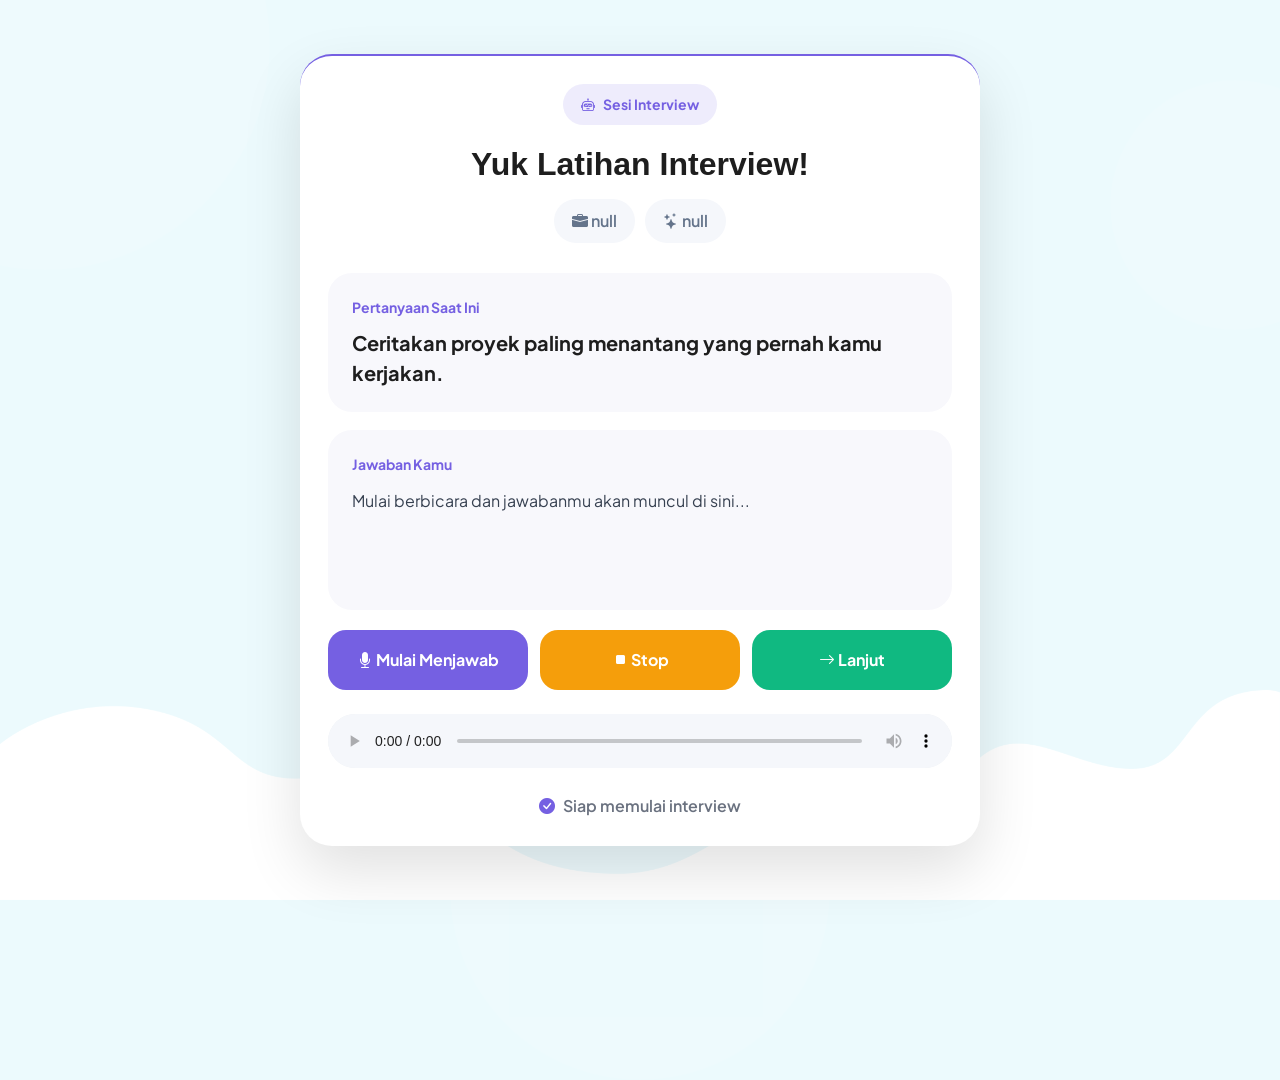
<file: quiz/quiz.html>
<!DOCTYPE html>
<html lang="id">

<head>
    <meta charset="UTF-8">
    <meta name="viewport" content="width=device-width, initial-scale=1.0">
    <title>AI Interview Session</title>

    <link href="https://cdn.jsdelivr.net/npm/bootstrap@5.3.8/dist/css/bootstrap.min.css" rel="stylesheet">

    <link rel="stylesheet" href="https://cdn.jsdelivr.net/npm/bootstrap-icons@1.11.3/font/bootstrap-icons.min.css">

    <link href="https://fonts.googleapis.com/css2?family=Plus+Jakarta+Sans:wght@400;500;600;700;800&display=swap"
        rel="stylesheet">
    <!-- Favicon -->
    <link rel="shortcut icon" href="img/logo-mentora.svg" type="image/x-icon" />

    <link rel="stylesheet" href="../css/quiz.css">
</head>

<body>

    <div class="bg-shape shape-1"></div>
    <div class="bg-shape shape-2"></div>
    <div class="bg-shape shape-3"></div>

    <div class="wrapper">

        <div class="main-card">

            <div class="text-center">

                <div class="badge-top">
                    <i class="bi bi-robot"></i>
                    Sesi Interview
                </div>

                <h1 class="title">
                    Yuk Latihan Interview!
                </h1>

                <div class="meta">

                    <div class="meta-pill" id="selectedPosition"></div>

                    <div class="meta-pill" id="selectedLevel"></div>

                </div>

            </div>

            <div class="question-card">

                <div class="question-label">
                    Pertanyaan Saat Ini
                </div>

                <div class="question-text" id="question"></div>

            </div>

            <div class="answer-card">

                <div class="answer-label">
                    Jawaban Kamu
                </div>

                <div id="transcript">
                    Mulai berbicara dan jawabanmu akan muncul di sini...
                </div>

            </div>

            <div class="controls">

                <button class="btn-custom record" onclick="startInterview()">

                    <i class="bi bi-mic-fill"></i>
                    Mulai Menjawab

                </button>

                <button class="btn-custom stop" onclick="stopInterview()">

                    <i class="bi bi-stop-fill"></i>
                    Stop

                </button>

                <button class="btn-custom next" onclick="nextQuestion()">

                    <i class="bi bi-arrow-right"></i>
                    Lanjut

                </button>

            </div>

            <audio id="player" controls class="w-100 mt-4"></audio>

            <div class="status" id="status">
                Siap memulai interview...
            </div>

        </div>

    </div>
    <img src="../img/white-cloud.png" alt="Cloud Shape" class="bottom-cloud" />

    <script src="../js/quiz.js"></script>

</body>

</html>
</file>
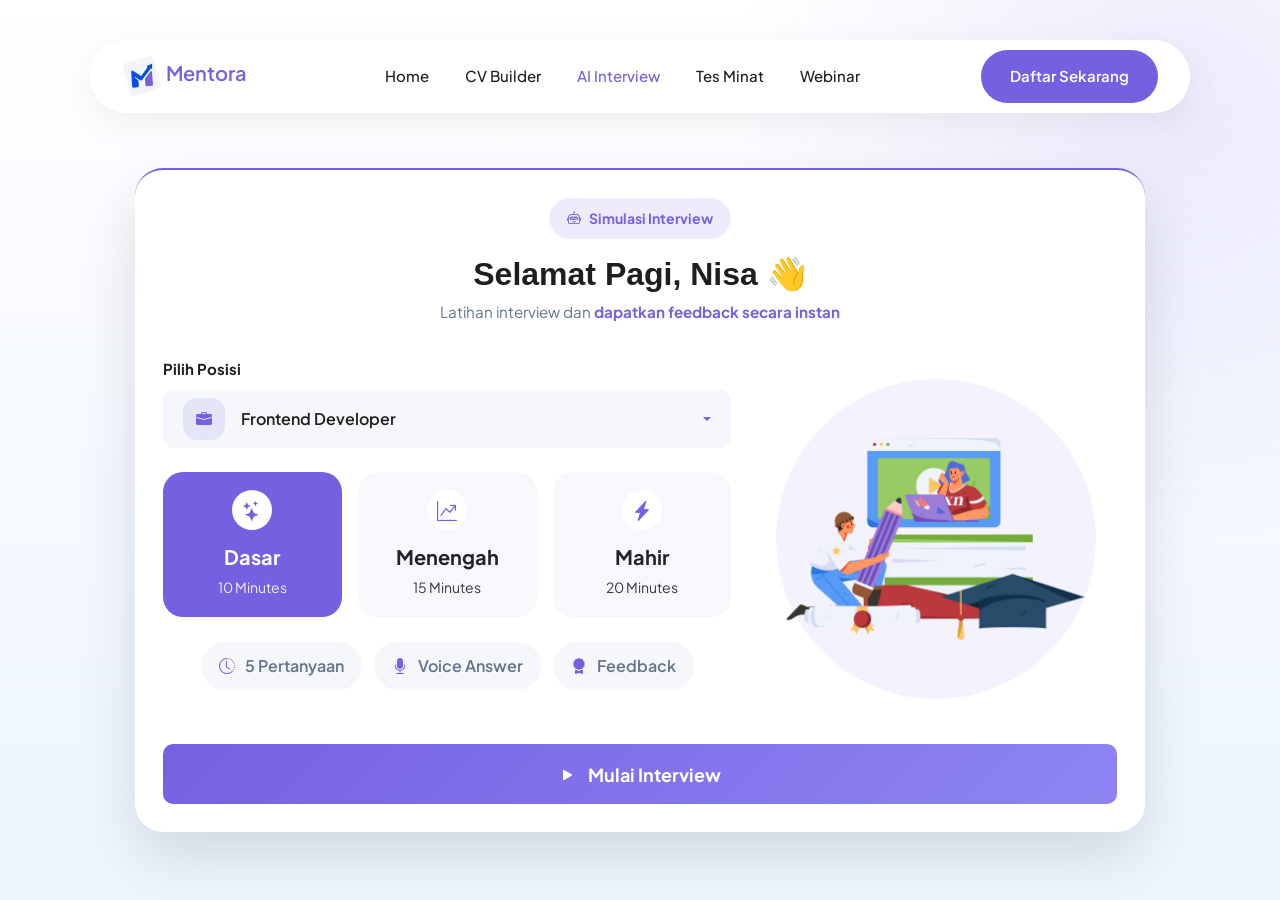
<file: quiz/welcome.html>
<!doctype html>
<html lang="en">

<head>
  <meta charset="UTF-8" />
  <meta name="viewport" content="width=device-width, initial-scale=1.0" />
  <title>Interview Session</title>

  <link href="https://cdn.jsdelivr.net/npm/bootstrap@5.3.8/dist/css/bootstrap.min.css" rel="stylesheet" />

  <link rel="stylesheet" href="https://cdn.jsdelivr.net/npm/bootstrap-icons@1.11.3/font/bootstrap-icons.min.css" />

  <link href="https://fonts.googleapis.com/css2?family=Plus+Jakarta+Sans:wght@400;500;600;700;800&display=swap"
    rel="stylesheet" />

  <!-- Favicon -->
  <link rel="shortcut icon" href="../img/logo-mentora.svg" type="image/x-icon" />

  <link rel="stylesheet" href="../css/welcome.css" />
</head>

<body>
  <!-- NAVBAR -->
  <nav class="navbar navbar-expand-lg floating-navbar">
    <div class="container">
      <!-- Logo -->
      <a class="navbar-brand" href="index.html">
        <img src="../img/logo-mentora.svg" alt="Mentora" class="logo" />
        Mentora
      </a>

      <!-- Mobile Toggle -->
      <button class="navbar-toggler border-0 shadow-none" type="button" data-bs-toggle="collapse"
        data-bs-target="#mainNavbar">
        <span class="navbar-toggler-icon"></span>
      </button>

      <!-- Menu -->
      <div class="collapse navbar-collapse" id="mainNavbar">
        <ul class="navbar-nav mx-auto">
          <li class="nav-item">
            <a class="nav-link" href="../index.html">Home</a>
          </li>

          <li class="nav-item">
            <a class="nav-link" href="../cv-builder.html">CV Builder</a>
          </li>

          <li class="nav-item">
            <a class="nav-link active" href="../quiz/welcome.html">
              AI Interview
            </a>
          </li>

          <li class="nav-item">
            <a class="nav-link" href="../interest-test.html"> Tes Minat </a>
          </li>

          <li class="nav-item">
            <a class="nav-link" href="../webinar.html"> Webinar </a>
          </li>
        </ul>

        <div class="navbar-action">
          <a href="#" class="btn btn-register"> Daftar Sekarang </a>
        </div>
      </div>
    </div>
  </nav>

  <div class="bg-shape shape-1"></div>
  <div class="bg-shape shape-2"></div>
  <div class="bg-shape shape-3"></div>

  <div class="wrapper">
    <div class="main-card">

      <!-- HEADER TENGAH -->
      <div class="card-header-center">
        <div class="badge-top">
          <i class="bi bi-robot"></i>
          Simulasi Interview
        </div>

        <h1 class="title">Selamat Pagi, Nisa 👋</h1>

        <p class="subtitle">
          Latihan interview dan
          <span>dapatkan feedback secara instan</span>
        </p>
      </div>

      <!-- LEFT SIDE -->
      <div class="card-left">
        <div class="mb-4">
          <label class="section-label">
            Pilih Posisi
          </label>

          <div class="dropdown">
            <button class="position-btn dropdown-toggle" type="button" data-bs-toggle="dropdown">
              <div class="d-flex align-items-center gap-3">
                <div class="position-icon">
                  <i class="bi bi-briefcase-fill"></i>
                </div>

                <span id="selectedPosition">
                  Frontend Developer
                </span>
              </div>
            </button>

            <ul class="dropdown-menu custom-menu">
              <li>
                <a class="dropdown-item position-item active-role" href="#">
                  <i class="bi bi-code-slash"></i>
                  Frontend Developer
                </a>
              </li>

              <li>
                <a class="dropdown-item position-item" href="#">
                  <i class="bi bi-database"></i>
                  Backend Developer
                </a>
              </li>

              <li>
                <a class="dropdown-item position-item" href="#">
                  <i class="bi bi-palette-fill"></i>
                  UI/UX Designer
                </a>
              </li>

              <li>
                <a class="dropdown-item position-item" href="#">
                  <i class="bi bi-phone-fill"></i>
                  Mobile Developer
                </a>
              </li>
            </ul>
          </div>
        </div>

        <div class="difficulty-grid">
          <div class="difficulty-card active" data-level="Dasar">
            <div class="difficulty-icon">
              <i class="bi bi-stars"></i>
            </div>
            <h5>Dasar</h5>
            <span>10 Minutes</span>
          </div>

          <div class="difficulty-card" data-level="Menengah">
            <div class="difficulty-icon">
              <i class="bi bi-graph-up-arrow"></i>
            </div>
            <h5>Menengah</h5>
            <span>15 Minutes</span>
          </div>

          <div class="difficulty-card" data-level="Mahir">
            <div class="difficulty-icon">
              <i class="bi bi-lightning-charge-fill"></i>
            </div>
            <h5>Mahir</h5>
            <span>20 Minutes</span>
          </div>
        </div>

        <div class="stats">
          <div class="stat-pill">
            <i class="bi bi-clock-history"></i>
            5 Pertanyaan
          </div>

          <div class="stat-pill">
            <i class="bi bi-mic-fill"></i>
            Voice Answer
          </div>

          <div class="stat-pill">
            <i class="bi bi-award-fill"></i>
            Feedback
          </div>
        </div>


      </div>


      <!-- RIGHT SIDE -->
      <div class="card-right">
        <img src="../img/welcome-illustrasi.png" alt="AI Interview Illustration" class="welcome-image" />
      </div>

      <button class="start-btn" onclick="startInterview()">
        <i class="bi bi-play-fill"></i>
        Mulai Interview
      </button>

    </div>
  </div>

  <script src="https://cdn.jsdelivr.net/npm/bootstrap@5.3.8/dist/js/bootstrap.bundle.min.js"></script>

  <script>
    let selectedLevel = "Dasar";
    let selectedPosition = "Frontend Developer";

    const cards = document.querySelectorAll(".difficulty-card");

    cards.forEach((card) => {
      card.addEventListener("click", () => {
        cards.forEach((c) => c.classList.remove("active"));

        card.classList.add("active");

        selectedLevel = card.dataset.level;
      });
    });

    document.querySelectorAll(".position-item").forEach((item) => {
      item.addEventListener("click", (e) => {
        e.preventDefault();

        document
          .querySelectorAll(".position-item")
          .forEach((x) => x.classList.remove("active-role"));

        item.classList.add("active-role");

        selectedPosition = item.textContent.trim();

        document.getElementById("selectedPosition").textContent =
          selectedPosition;
      });
    });

    function startInterview() {
      localStorage.setItem("position", selectedPosition);

      localStorage.setItem("level", selectedLevel);

      window.location.href = "quiz.html";
    }
  </script>
</body>

</html>
</file>
<file: css/quiz.css>
:root {
  --primary-color: #7560e2;
  --primary-light: #8e85f3;
  --secondary-color: #4bb3e9;
  --bg-light: #ecfafd;
  --text-dark: #1e1e1e;
  --text-muted: #64748b;
  --white: #ffffff;

  --font-main: "Plus Jakarta Sans", sans-serif;
  --font-heading: "Sora", sans-serif;
}

* {
  margin: 0;
  padding: 0;
  box-sizing: border-box;
}

body {
  position: relative;
  display: flex;
  justify-content: center;
  align-items: center;

  min-height: 100vh;
  padding: 24px;
  overflow: hidden;

  font-family: var(--font-main);
  color: var(--text-dark);
  background: var(--bg-light);
}

.bg-shape {
  position: absolute;
  border-radius: 50%;
  background: rgba(255, 255, 255, 0.08);
  pointer-events: none;
}

.shape-1 {
  top: -180px;
  left: -180px;
  width: 450px;
  height: 450px;
}

.shape-2 {
  top: 80px;
  right: -80px;
  width: 250px;
  height: 250px;
}

.shape-3 {
  bottom: -180px;
  left: 50%;
  width: 380px;
  height: 380px;
  transform: translateX(-50%);
}

/* LAYOUT */

.wrapper {
  position: relative;
  z-index: 2;
  width: 100%;
  max-width: 680px;
}

.main-card {
  padding: 28px;
  background: var(--white);
  border-top: 2px solid var(--primary-color);
  border-radius: 32px;
  box-shadow: 0 25px 60px rgba(0, 0, 0, 0.12);
}

.badge-top {
  display: inline-flex;
  align-items: center;
  gap: 8px;

  margin-bottom: 20px;
  padding: 10px 18px;

  background: rgba(117, 96, 226, 0.12);
  color: var(--primary-color);

  border-radius: 999px;
  font-size: 14px;
  font-weight: 700;
}

.title {
  font-family: var(--font-heading);
  font-size: 2rem;
  font-weight: 800;
  color: var(--text-dark);
}

.meta {
  display: flex;
  justify-content: center;
  flex-wrap: wrap;
  gap: 10px;

  margin-top: 16px;
}

.meta-pill {
  padding: 10px 18px;

  background: #f5f7fb;
  border-radius: 999px;

  color: var(--text-muted);
  font-weight: 600;
}

/* CARD */

.question-card,
.answer-card {
  padding: 24px;
  background: #f8f8fc;
  border-radius: 24px;
}

.question-card {
  margin-top: 30px;
}

.answer-card {
  min-height: 180px;
  margin-top: 18px;
}

.question-label,
.answer-label {
  color: var(--primary-color);
  font-size: 14px;
  font-weight: 700;
}

.question-label {
  margin-bottom: 10px;
}

.answer-label {
  margin-bottom: 12px;
}

.question-text {
  font-size: 1.25rem;
  font-weight: 700;
  color: var(--text-dark);
}

#transcript {
  color: #374151;
  line-height: 1.8;
}

/* BUTTON */

.controls {
  display: flex;
  flex-wrap: wrap;
  gap: 12px;

  margin-top: 20px;
}

.btn-custom {
  flex: 1;
  min-width: 180px;
  height: 60px;
  border: none;
  border-radius: 18px;

  color: #fff;
  font-weight: 700;

  transition: 0.25s;
}

.btn-custom:hover {
  transform: translateY(-2px);
}

.record {
  background: var(--primary-color);
}

.record:hover {
  box-shadow: 0 15px 35px rgba(117, 96, 226, 0.3);
}

.stop {
  background: #f59e0b;
}

.stop:hover {
  box-shadow: 0 15px 35px rgba(245, 158, 11, 0.25);
}

.next {
  background: #10b981;
}

.next:hover {
  box-shadow: 0 15px 35px rgba(16, 185, 129, 0.25);
}

/* AUDIO */

audio {
  border-radius: 16px;
}

audio::-webkit-media-controls-panel {
  background: #f5f7fb;
}

.status {
  display: flex;
  justify-content: center;
  align-items: center;
  gap: 8px;

  margin-top: 20px;

  color: #6b7280;
  font-weight: 600;
}

.status i {
  color: var(--primary-color);
}

.status.text-danger,
.status.text-danger i {
  color: #dc2626 !important;
}

.bottom-cloud {
  position: fixed;
  bottom: 0;
  left: 0;

  width: 100%;
  z-index: 0;

  pointer-events: none;
}

/* RESPONSIVE */

@media (max-width: 768px) {
  body {
    overflow-y: auto;
    overflow-x: hidden;

    display: block;
    padding: 20px 16px;
  }

  .wrapper {
    width: 100%;
    max-width: 680px;
    margin: 0 auto;
  }

  .main-card {
    width: 100%;
    padding: 22px;
    border-radius: 24px;
  }

  .question-card,
  .answer-card {
    padding: 18px;
    border-radius: 18px;
  }

  .controls {
    flex-direction: column;
    gap: 14px;
    margin-top: 24px;
  }

  .btn-custom {
    width: 100%;
    min-width: unset;
    height: 64px;
    font-size: 15px;
  }

  .title {
    font-size: 1.7rem;
  }
}

@media (max-width: 480px) {
  body {
    padding: 14px;
  }

  .wrapper {
    width: 100%;
  }

  .main-card {
    width: 100%;
    padding: 18px;
  }

  .question-card,
  .answer-card {
    padding: 16px;
  }

  .btn-custom {
    height: 68px;
    border-radius: 16px;
    font-size: 14px;
  }

  .meta {
    gap: 8px;
  }

  .meta-pill {
    width: 100%;
    justify-content: center;
    text-align: center;
  }

  .question-text {
    font-size: 1.1rem;
  }
}
</file>
<file: css/welcome.css>
:root {
  --primary-color: #7560e2;
  --primary-light: #8e85f3;
  --secondary-color: #4bb3e9;
  --bg-light: #ecfafd;
  --text-dark: #1e1e1e;
  --text-muted: #64748b;
  --white: #ffffff;
  --font-main: "Plus Jakarta Sans", sans-serif;
  --font-heading: "Sora", sans-serif;
}

body {
  font-family: var(--font-main);
  min-height: 100vh;
  display: flex;
  justify-content: center;
  align-items: center;
  overflow: hidden;
  background: linear-gradient(180deg, #ffffff 0%, #f8faff 35%, #edf5ff 100%);
  position: relative;
}

body::before {
  content: "";
  position: fixed;
  width: 900px;
  height: 900px;
  right: -350px;
  top: -350px;
  border-radius: 50%;
  background: radial-gradient(
    circle,
    rgba(117, 96, 226, 0.12),
    transparent 70%
  );
  pointer-events: none;
}

/* NAVBAR */
.floating-navbar {
  position: fixed;
  top: 40px;
  left: 50%;
  transform: translateX(-50%);

  width: 100%;
  max-width: 1100px;

  background: #fff;
  border-radius: 999px;

  padding: 10px 20px;

  box-shadow: 0 10px 35px rgba(0, 0, 0, 0.06);

  z-index: 999;
}

.logo {
  height: 42px;
  width: auto;
}

.navbar-nav {
  gap: 8px;
}

.navbar-brand {
  color: var(--primary-color);
  font-weight: 600;
  transition: all 300ms ease;
}

.nav-link {
  color: #1e1e1e;
  font-size: 15px;
  font-weight: 500;
  padding: 8px 14px !important;
  transition: 0.2s;
}

.nav-link:hover {
  color: var(--primary-color);
}

.nav-link.active {
  color: var(--primary-color) !important;
}

.btn-register {
  background: var(--primary-color);
  color: white;
  border-radius: 999px;

  padding: 14px 28px;
  font-size: 15px;
  font-weight: 600;

  text-decoration: none;
  transition: 0.2s;
}

.btn-register:hover {
  background: var(--primary-light);
  color: white;
}

.navbar-toggler {
  padding: 0;
}

@media (max-width: 768px) {
  .floating-navbar {
    top: 12px;
    width: calc(100% - 20px);
    border-radius: 20px;
    padding: 12px 16px;
  }

  .navbar-collapse {
    padding-top: 16px;
  }

  .navbar-nav {
    text-align: center;
    gap: 4px;
  }

  .navbar-action {
    margin-top: 12px;
  }

  .btn-register {
    width: 100%;
  }
}

.wrapper {
  margin-top: 100px;
  width: 100%;
  max-width: 1050px;
  padding: 0 20px;
  position: relative;
  z-index: 2;
}

.main-card {
  background: var(--white);
  border-radius: 28px;
  padding: 28px;
  border-top: solid 2px var(--primary-color);

  display: grid;
  grid-template-columns: 1.1fr 0.7fr;
  grid-template-areas:
    "header header"
    "left right"
    "button button";

  gap: 24px;

  align-items: center;

  box-shadow: 0 25px 60px rgba(0, 0, 0, 0.12);
}

.card-left {
  grid-area: left;
  width: 100%;
  display: flex;
  flex-direction: column;
}

.card-right {
  grid-area: right;
  display: flex;
  justify-content: center;
  align-items: center;
  position: relative;
}

.card-right::before {
  content: "";
  position: absolute;
  width: 320px;
  height: 320px;
  background: rgba(117, 96, 226, 0.08);
  border-radius: 50%;
  z-index: 0;
}

.welcome-image {
  width: 100%;
  max-width: 300px;
  height: auto;

  position: relative;
  z-index: 1;

  animation: floatImage 4s ease-in-out infinite;
}

@keyframes floatImage {
  0%,
  100% {
    transform: translateY(0px);
  }

  50% {
    transform: translateY(-12px);
  }
}

/* HEADER */

.badge-top {
  display: inline-flex;
  align-items: center;
  gap: 8px;

  background: rgba(117, 96, 226, 0.12);

  color: var(--primary-color);

  padding: 10px 18px;

  border-radius: 999px;

  font-size: 14px;
  font-weight: 700;

  margin-bottom: 20px;
}

.title {
  font-family: var(--font-heading);

  font-size: 2rem;
  font-weight: 800;

  margin-bottom: 6px;

  color: var(--text-dark);
}

.subtitle {
  font-size: 0.95rem;
  margin-bottom: 24px;

  color: var(--text-muted);
}

.subtitle span {
  color: var(--primary-color);
  font-weight: 700;
}

/* LABEL */

.section-label {
  display: block;

  margin-bottom: 10px;

  font-size: 15px;
  font-weight: 700;

  color: var(--text-dark);
}

/* DROPDOWN */

.dropdown {
  width: 100%;
}

.position-btn {
  width: 100%;
  height: 58px;

  border: none !important;
  border-radius: 10px;

  background: #f5f7fb;

  padding: 0 20px;

  display: flex;
  align-items: center;
  justify-content: space-between;

  font-weight: 600;
  color: var(--text-dark);

  transition: 0.25s;
}

.position-btn:hover {
  background: #eef2ff;
}

.position-btn:focus,
.position-btn:active,
.position-btn.show {
  background: #eef2ff !important;
  box-shadow: none !important;
  border: none !important;
}

.position-btn::after {
  color: var(--primary-color);
  font-size: 14px;
  margin-left: auto;
}

.position-icon {
  width: 42px;
  height: 42px;

  border-radius: 14px;

  background: rgba(117, 96, 226, 0.12);

  display: flex;
  align-items: center;
  justify-content: center;

  color: var(--primary-color);
  font-size: 16px;

  flex-shrink: 0;
}

#selectedPosition {
  font-weight: 600;
  color: var(--text-dark);
}

/* MENU */

.custom-menu {
  width: 100%;

  border: none !important;

  border-radius: 20px;

  padding: 8px;

  margin-top: 10px;

  background: var(--white);

  box-shadow: 0 20px 40px rgba(0, 0, 0, 0.08);

  overflow: hidden;
}

.dropdown-menu.show {
  animation: dropdownFade 0.2s ease;
}

.position-item {
  display: flex;
  align-items: center;
  gap: 12px;

  border-radius: 14px;

  padding: 14px 16px !important;

  font-size: 15px;
  font-weight: 600;

  color: var(--text-muted);

  transition: 0.2s;
}

.position-item i {
  font-size: 16px;
  color: var(--primary-color);
}

.position-item:hover {
  background: rgba(117, 96, 226, 0.08) !important;
  color: var(--primary-color) !important;
}

.position-item.active-role {
  background: var(--primary-color);
  color: white !important;
}

.position-item.active-role i {
  color: white;
}

@keyframes dropdownFade {
  from {
    opacity: 0;
    transform: translateY(-8px);
  }
  to {
    opacity: 1;
    transform: translateY(0);
  }
}

/* LEVEL */

.difficulty-grid {
  display: grid;
  grid-template-columns: repeat(3, 1fr);

  gap: 16px;

  margin-bottom: 25px;
}

.difficulty-card {
  background: #f8f8fc;

  padding: 16px;

  border-radius: 20px;

  text-align: center;

  cursor: pointer;

  transition: 0.3s;

  border: 2px solid transparent;
}

.difficulty-card:hover {
  transform: translateY(-4px);
}

.difficulty-card.active {
  background: var(--primary-color);
  color: white;
}

.difficulty-icon {
  width: 40px;
  height: 40px;

  border-radius: 20px;

  background: white;

  color: var(--primary-color);

  display: flex;
  align-items: center;
  justify-content: center;

  margin: auto;
  margin-bottom: 15px;

  font-size: 20px;
}

.difficulty-card h5 {
  font-weight: 700;
  margin-bottom: 6px;
}

.difficulty-card span {
  font-size: 14px;
  opacity: 0.9;
}

.stats {
  display: flex;
  flex-wrap: wrap;
  justify-content: center;
  width: 100%;
  gap: 12px;

  margin-bottom: 30px;
}

.stat-pill {
  background: #f5f7fb;

  border-radius: 999px;

  padding: 12px 18px;

  display: flex;
  align-items: center;
  gap: 10px;

  font-weight: 600;

  color: var(--text-muted);
}

.stat-pill i {
  color: var(--primary-color);
}

/* BUTTON */

.start-btn {
  grid-area: button;

  width: 100%;
  height: 60px;

  border: none;
  border-radius: 10px;

  background: linear-gradient(
    135deg,
    var(--primary-color),
    var(--primary-light)
  );

  color: white;
  font-size: 18px;
  font-weight: 700;

  transition: 0.3s;
}

.start-btn:hover {
  transform: translateY(-2px);

  box-shadow: 0 15px 35px rgba(117, 96, 226, 0.35);
}

.start-btn i {
  margin-right: 8px;
}

.bottom-cloud {
  position: fixed;
  bottom: 0;
  left: 0;
  width: 100%;
  z-index: 0;
  pointer-events: none;
}

.card-header-center {
  grid-area: header;

  text-align: center;

  display: flex;
  flex-direction: column;
  align-items: center;

  margin-bottom: 10px;
}

.card-header-center .badge-top {
  margin-bottom: 16px;
}

.card-header-center .title {
  margin-bottom: 8px;
}

.card-header-center .subtitle {
  max-width: 520px;
  margin-bottom: 0;
}

@media (max-width: 1024px) {
  body {
    overflow: auto;
    padding: 20px;
  }

  .main-card {
    grid-template-columns: 1fr;
    grid-template-areas:
      "header"
      "left"
      "button";

    gap: 30px;
    padding: 30px;
  }

  .card-right {
    display: none;
  }

  .difficulty-grid {
    grid-template-columns: 1fr;
  }
}

@media (max-width: 768px) {
  .wrapper {
    margin-top: 90px;
    padding: 0 10px;
  }

  .main-card {
    padding: 24px;
  }

  .title {
    font-size: 1.7rem;
  }

  .stats {
    flex-direction: column;
  }

  .stat-pill {
    width: 100%;
    justify-content: center;
  }

  .start-btn {
    font-size: 16px;
    height: 56px;
  }
}
</file>
